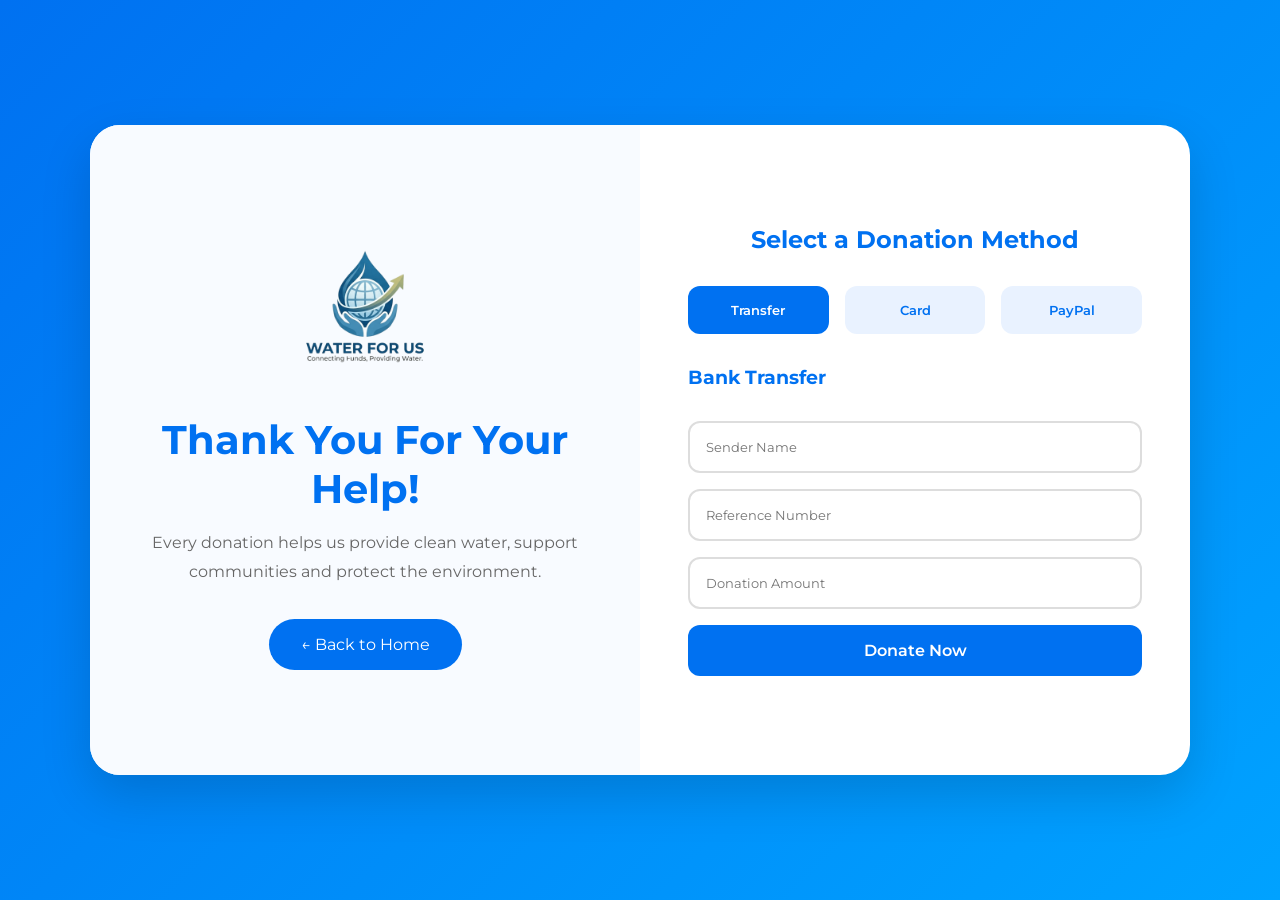
<file: donation.html>
<!DOCTYPE html>
<html lang="en">

<head>
    <meta charset="UTF-8">
    <meta name="viewport" content="width=device-width, initial-scale=1.0">
    <title>Donations - Water For Us</title>

    <link rel="stylesheet" href="./css/donation.css">

    <link rel="stylesheet" href="https://fonts.googleapis.com/css2?family=Material+Symbols+Outlined" />
</head>

<body>

    <div class="container">

        <div class="donation-card">

            <!-- LEFT SIDE -->

            <div class="left-side">

                <img src="./img/logo.png" alt="logo">

                <h1>Thank You For Your Help!</h1>

                <p>
                    Every donation helps us provide clean water,
                    support communities and protect the environment.
                </p>

                <a href="index.html" class="back-btn">
                    ← Back to Home
                </a>

            </div>

            <!-- RIGHT SIDE -->

            <div class="right-side">

                <h2>Select a Donation Method</h2>

                <div class="payment-options">

                    <button class="option-btn active-btn" onclick="showForm('transfer', this)">
                        Transfer
                    </button>

                    <button class="option-btn" onclick="showForm('card', this)">
                        Card
                    </button>

                    <button class="option-btn" onclick="showForm('paypal', this)">
                        PayPal
                    </button>

                </div>

                <!-- TRANSFER -->

                <div id="transfer" class="form-section active">

                    <h3>Bank Transfer</h3>

                    <input type="text" placeholder="Sender Name">

                    <input type="text" placeholder="Reference Number">

                    <input type="number" placeholder="Donation Amount">

                    <button class="submit-btn" onclick="processDonation()">
                        Donate Now
                    </button>

                </div>

                <!-- CARD -->

                <div id="card" class="form-section">

                    <h3>Credit / Debit Card</h3>

                    <input type="text" placeholder="Card Holder Name">

                    <input type="text" placeholder="Card Number">

                    <input type="text" placeholder="Expiration Date (MM/YY)">

                    <input type="password" placeholder="CVV">

                    <input type="number" placeholder="Donation Amount">

                    <button class="submit-btn" onclick="processDonation()">
                        Donate Now
                    </button>

                </div>

                <!-- PAYPAL -->

                <div id="paypal" class="form-section">

                    <h3>PayPal Donation</h3>

                    <input type="email" placeholder="PayPal Email">

                    <input type="text" placeholder="Full Name">

                    <input type="number" placeholder="Donation Amount">

                    <button class="submit-btn" onclick="processDonation()">
                        Donate Now
                    </button>

                </div>

            </div>

        </div>

    </div>
    <div id="successModal" class="modal">

        <div class="modal-content">

            <div id="loadingContent">

                <div class="loader"></div>

                <h2>Processing Donation...</h2>

            </div>

            <div id="successContent">

                <h2>Thank You!</h2>

                <p>
                    Your donation has been successfully registered.
                </p>

                <a href="index.html" class="return-btn">
                    Return to Home
                </a>

            </div>

        </div>

    </div>

    <script src="./js/danation.js"></script>

</body>

</html>
</file>
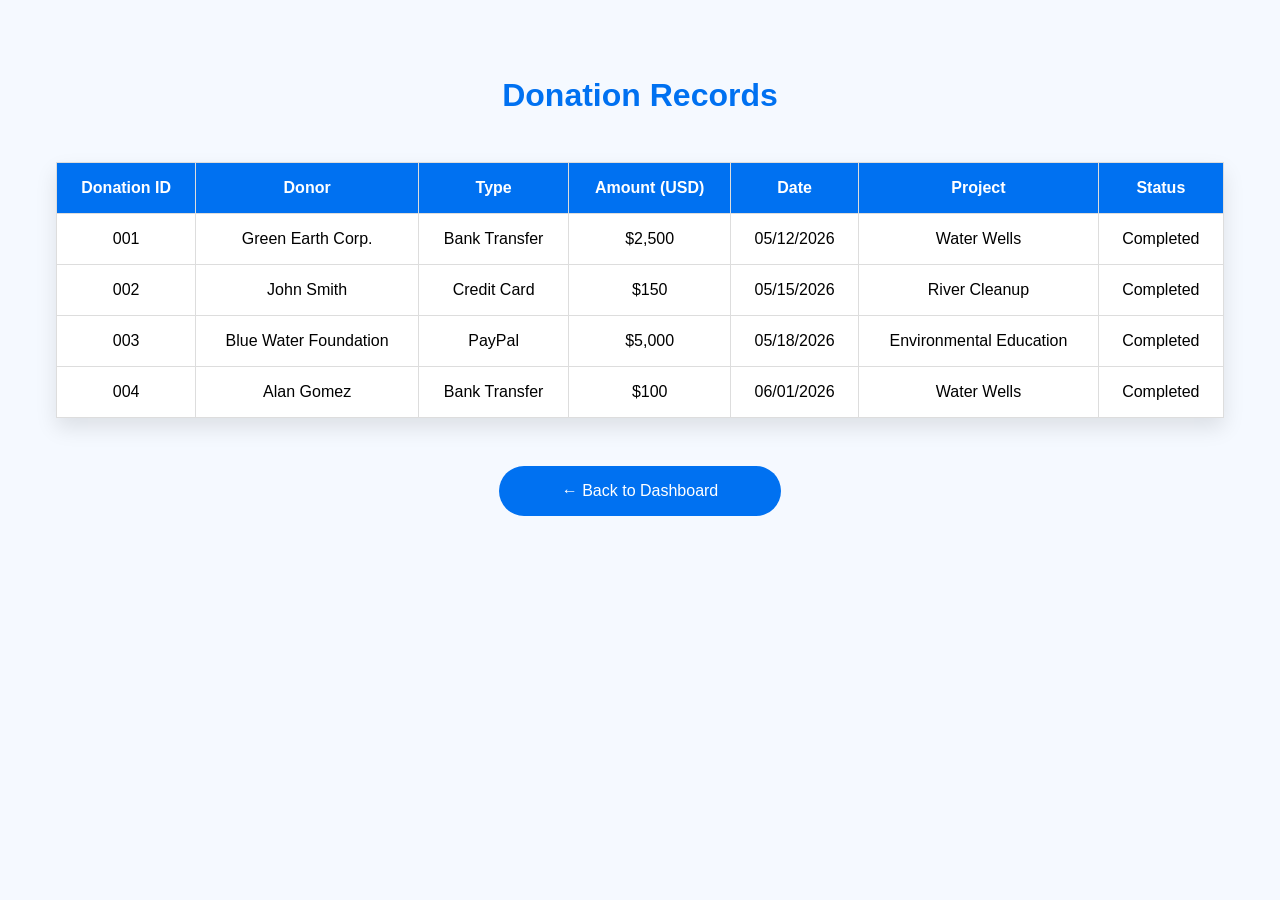
<file: donations_register.html>
<!DOCTYPE html>
<html lang="en">

<head>
    <meta charset="UTF-8">
    <title>Donations Record</title>

    <link rel="stylesheet" href="./css/donations_register.css">

</head>

<body>

    <div class="container">

        <h1>Donation Records</h1>

        <table>

            <tr>

                <th>Donation ID</th>

                <th>Donor</th>

                <th>Type</th>

                <th>Amount (USD)</th>

                <th>Date</th>

                <th>Project</th>

                <th>Status</th>

            </tr>

            <tr>
                <td>001</td>
                <td>Green Earth Corp.</td>
                <td>Bank Transfer</td>
                <td>$2,500</td>
                <td>05/12/2026</td>
                <td>Water Wells</td>
                <td>Completed</td>
            </tr>

            <tr>
                <td>002</td>
                <td>John Smith</td>
                <td>Credit Card</td>
                <td>$150</td>
                <td>05/15/2026</td>
                <td>River Cleanup</td>
                <td>Completed</td>
            </tr>

            <tr>
                <td>003</td>
                <td>Blue Water Foundation</td>
                <td>PayPal</td>
                <td>$5,000</td>
                <td>05/18/2026</td>
                <td>Environmental Education</td>
                <td>Completed</td>
            </tr>

            <tr>
                <td>004</td>
                <td>Alan Gomez</td>
                <td>Bank Transfer</td>
                <td>$100</td>
                <td>06/01/2026</td>
                <td>Water Wells</td>
                <td>Completed</td>
            </tr>

        </table>

        <a href="menu.html" class="back-btn">
            ← Back to Dashboard
        </a>

    </div>

</body>

</html>
</file>
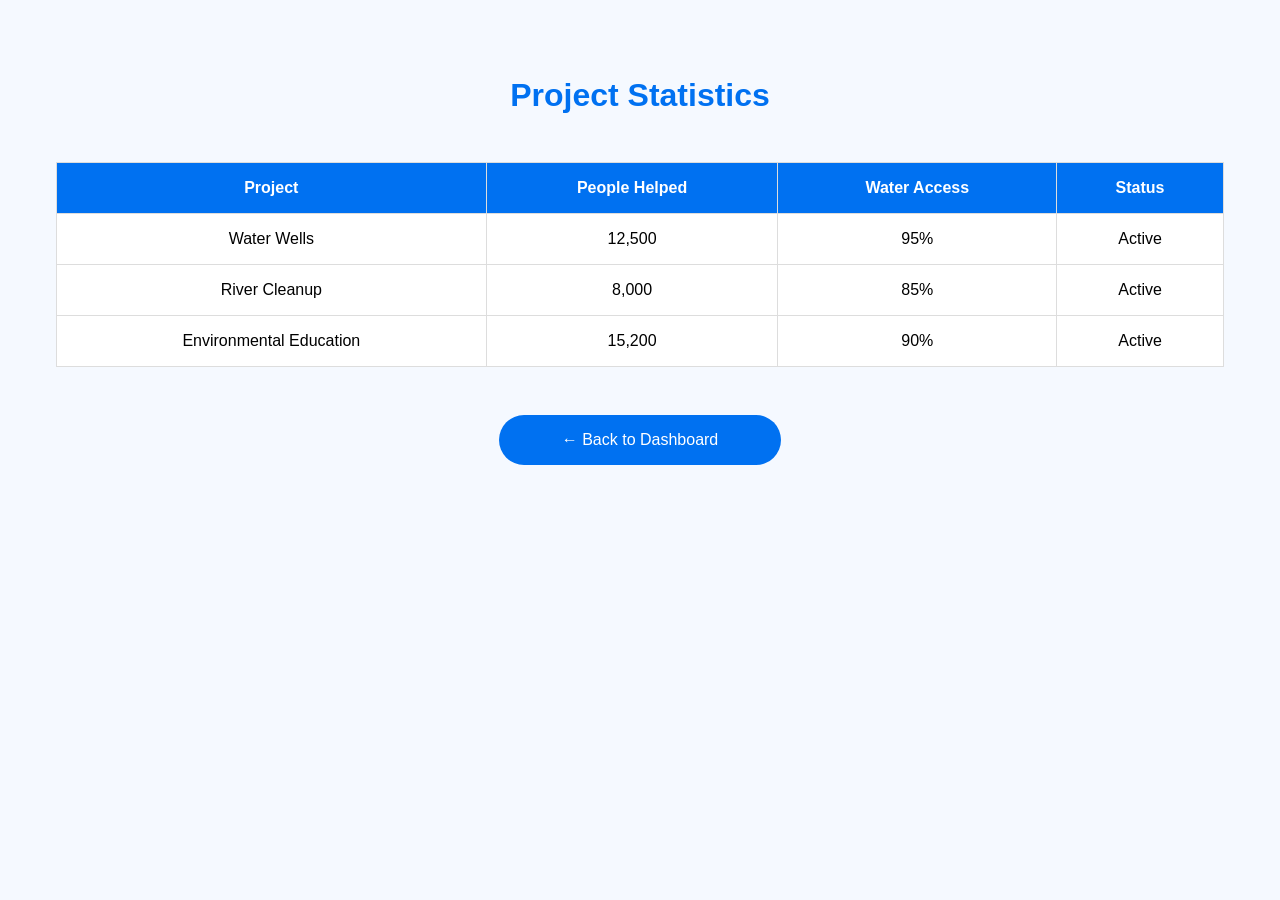
<file: estadisticas.html>
<!DOCTYPE html>
<html lang="en">
<head>
<meta charset="UTF-8">
<title>Statistics</title>
<link rel="stylesheet" href="./css/estadisticas.css">
</head>
<body>

<div class="container">

<h1>Project Statistics</h1>

<table>

<tr>
<th>Project</th>
<th>People Helped</th>
<th>Water Access</th>
<th>Status</th>
</tr>

<tr>
<td>Water Wells</td>
<td>12,500</td>
<td>95%</td>
<td>Active</td>
</tr>

<tr>
<td>River Cleanup</td>
<td>8,000</td>
<td>85%</td>
<td>Active</td>
</tr>

<tr>
<td>Environmental Education</td>
<td>15,200</td>
<td>90%</td>
<td>Active</td>
</tr>

</table>

<a href="menu.html" class="back-btn">
← Back to Dashboard
</a>

</div>

</body>
</html>
</file>
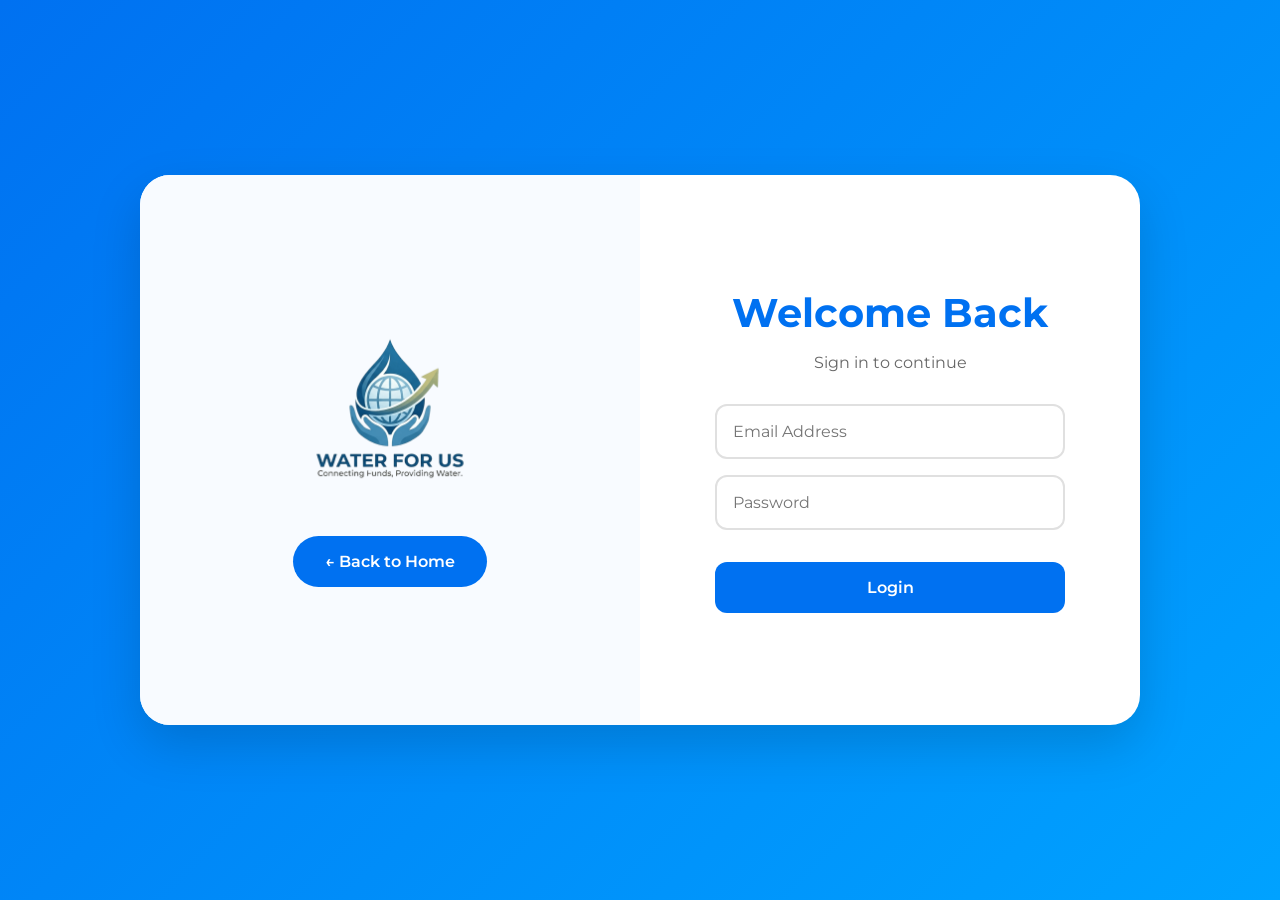
<file: login.html>
<!DOCTYPE html>
<html lang="en">

<head>
    <meta charset="UTF-8">
    <meta name="viewport" content="width=device-width, initial-scale=1.0">
    <title>Login - Water For Us</title>

    <link rel="stylesheet" href="./css/login.css">
</head>

<body>

    <div class="login-container">

        <div class="login-card">

            <div class="login-logo">

                <div class="logo-content">

                    <img src="./img/logo.png" alt="Water For Us Logo">

                    <a href="index.html" class="home-btn">
                        ← Back to Home
                    </a>
                </div>
            </div>

            <div class="login-form-container">

                <form class="login-form" action="./menu.html">

                    <h1>Welcome Back</h1>

                    <p>Sign in to continue</p>

                    <input type="email" placeholder="Email Address" required>

                    <input type="password" placeholder="Password" required>

                    <button type="submit">
                        Login
                    </button>
                </form>

            </div>

        </div>

    </div>

</body>

</html>
</file>
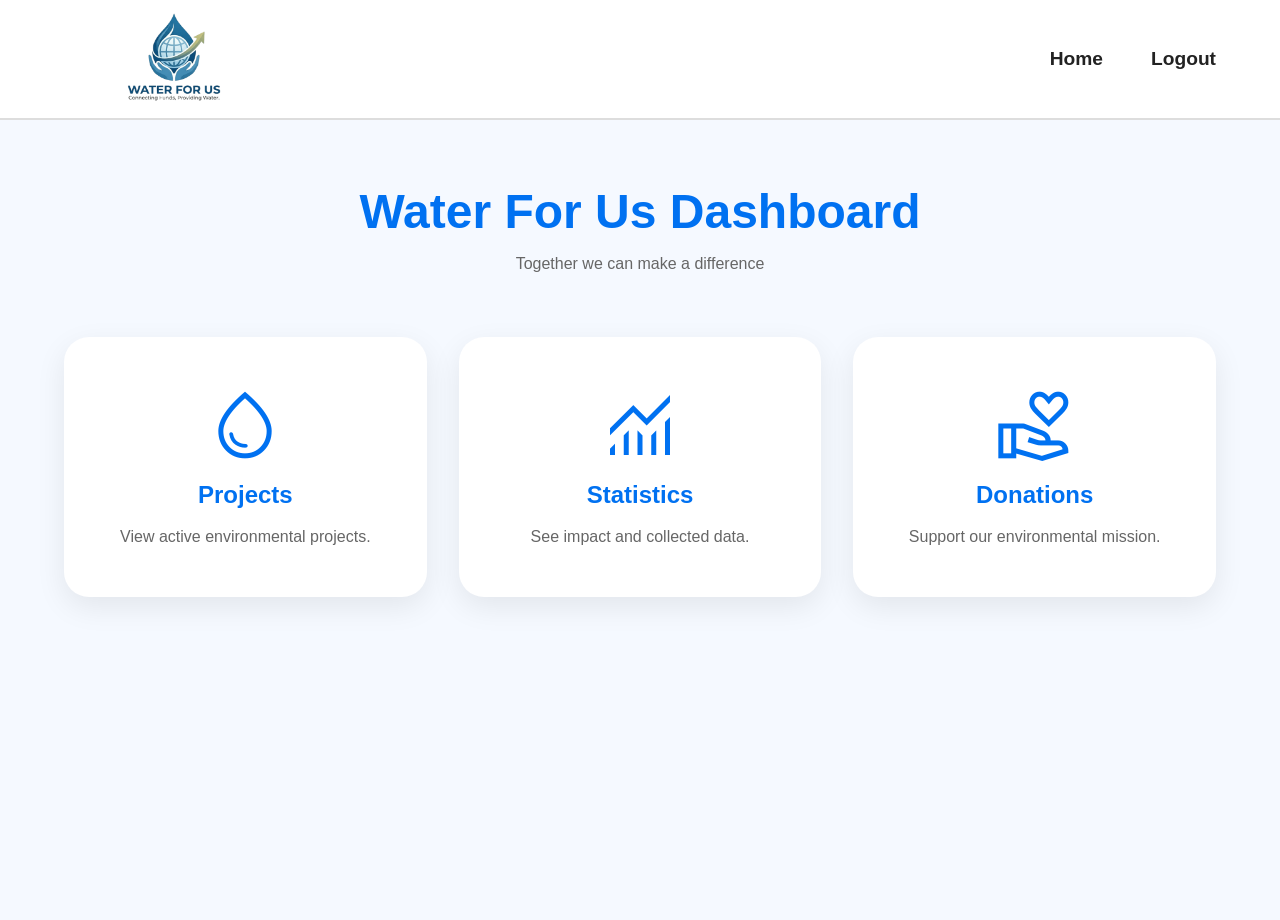
<file: menu.html>
<!DOCTYPE html>
<html lang="en">
<head>
<meta charset="UTF-8">
<meta name="viewport" content="width=device-width, initial-scale=1.0">

<link rel="stylesheet" href="./css/layout.css">
<link rel="stylesheet" href="./css/menu.css">
<link rel="stylesheet" href="https://fonts.googleapis.com/css2?family=Material+Symbols+Outlined" />

<title>Dashboard</title>
</head>

<body>

<header class="header">

    <div class="header__logo">
        <img src="./img/logo.png">
    </div>

    <nav>
        <ul class="buttons__list">
            <li><a href="index.html">Home</a></li>
            <li><a href="login.html">Logout</a></li>
        </ul>
    </nav>

</header>

<main class="dashboard">

    <h1>Water For Us Dashboard</h1>

    <p class="dashboard-subtitle">
        Together we can make a difference
    </p>

    <div class="dashboard-grid">

        <a href="proyectos.html" class="dashboard-card">

            <span class="material-symbols-outlined icon">
                water_drop
            </span>

            <h2>Projects</h2>

            <p>View active environmental projects.</p>

        </a>

        <a href="estadisticas.html" class="dashboard-card">

            <span class="material-symbols-outlined icon">
                monitoring
            </span>

            <h2>Statistics</h2>

            <p>See impact and collected data.</p>

        </a>

        <a href="donations_register.html" class="dashboard-card">

            <span class="material-symbols-outlined icon">
                volunteer_activism
            </span>

            <h2>Donations</h2>

            <p>Support our environmental mission.</p>

        </a>

    </div>

</main>

</body>
</html>
</file>
<file: css/donation.css>
@import url('https://fonts.googleapis.com/css2?family=Montserrat:wght@300;400;500;600;700&display=swap');

*{
    margin:0;
    padding:0;
    box-sizing:border-box;
    font-family:'Montserrat',sans-serif;
}

body{
    min-height:100vh;

    display:flex;
    justify-content:center;
    align-items:center;

    background:linear-gradient(
        135deg,
        #0071f1,
        #00a2ff
    );
}

.container{
    width:100%;
    display:flex;
    justify-content:center;
    align-items:center;
    padding:2rem;
}

.donation-card{

    width:1100px;

    max-width:95%;

    min-height:650px;

    background:white;

    border-radius:30px;

    overflow:hidden;

    display:grid;

    grid-template-columns:1fr 1fr;

    box-shadow:
    0 20px 50px rgba(0,0,0,.15);
}

/* LEFT */

.left-side{

    background:#f8fbff;

    display:flex;

    flex-direction:column;

    justify-content:center;

    align-items:center;

    text-align:center;

    padding:3rem;
}

.left-side img{
    width:280px;
    margin-bottom:2rem;
}

.left-side h1{
    color:#0071f1;
    margin-bottom:1rem;
    font-size:2.5rem;
}

.left-side p{
    color:#666;
    line-height:1.8;
    margin-bottom:2rem;
}

.back-btn{

    text-decoration:none;

    background:#0071f1;

    color:white;

    padding:1rem 2rem;

    border-radius:50px;

    transition:.3s;
}

.back-btn:hover{
    background:#005bc7;
}

/* RIGHT */

.right-side{

    padding:3rem;

    display:flex;

    flex-direction:column;

    justify-content:center;
}

.right-side h2{

    text-align:center;

    color:#0071f1;

    margin-bottom:2rem;
}

.payment-options{

    display:flex;

    gap:1rem;

    margin-bottom:2rem;
}

.option-btn{

    flex:1;

    border:none;

    padding:1rem;

    border-radius:12px;

    background:#e9f2ff;

    color:#0071f1;

    font-weight:600;

    cursor:pointer;

    transition:.3s;
}

.option-btn:hover{

    background:#0071f1;

    color:white;
}

.active-btn{

    background:#0071f1;

    color:white;
}

/* FORMS */

.form-section{

    display:none;

    flex-direction:column;

    gap:1rem;
}

.form-section.active{
    display:flex;
}

.form-section h3{

    color:#0071f1;

    margin-bottom:1rem;
}

.form-section input{

    padding:1rem;

    border:2px solid #ddd;

    border-radius:12px;

    outline:none;

    transition:.3s;
}

.form-section input:focus{
    border-color:#0071f1;
}

.submit-btn{

    border:none;

    padding:1rem;

    border-radius:12px;

    background:#0071f1;

    color:white;

    font-size:1rem;

    font-weight:600;

    cursor:pointer;

    transition:.3s;
}

.submit-btn:hover{

    background:#005bc7;

    transform:translateY(-3px);
}

.modal{

    position:fixed;

    top:0;
    left:0;

    width:100%;
    height:100%;

    background:rgba(0,0,0,.5);

    display:none;

    justify-content:center;
    align-items:center;

    z-index:9999;
}

.modal-content{

    background:white;

    width:450px;

    padding:3rem;

    border-radius:25px;

    text-align:center;
}

.loader{

    width:70px;
    height:70px;

    border:8px solid #ddd;

    border-top:8px solid #0071f1;

    border-radius:50%;

    margin:auto;

    animation:spin 1s linear infinite;
}

@keyframes spin{

    0%{
        transform:rotate(0deg);
    }

    100%{
        transform:rotate(360deg);
    }
}

#successContent{
    display:none;
}

.return-btn{

    display:inline-block;

    margin-top:2rem;

    background:#0071f1;

    color:white;

    text-decoration:none;

    padding:1rem 2rem;

    border-radius:50px;
}

@media (max-width: 768px){

    .donation-card{

        grid-template-columns:1fr;
    }

    .left-side{

        padding:2rem;
    }

    .left-side img{

        width:180px;
    }

    .left-side h1{

        font-size:2rem;
    }

    .right-side{

        padding:2rem;
    }

    .payment-options{

        flex-direction:column;
    }
}
</file>
<file: css/donations_register.css>
body{
    font-family:Montserrat,sans-serif;
    background:#f5f9ff;
    padding:3rem;
}

h1{
    text-align:center;
    color:#0071f1;
    margin-bottom:3rem;
}

table{
    width:100%;
    border-collapse:collapse;
    background:white;
    box-shadow:0 10px 20px rgba(0,0,0,.1);
}

th{
    background:#0071f1;
    color:white;
}

th,td{
    padding:1rem;
    border:1px solid #ddd;
    text-align:center;
}

tr:hover{
    background:#f0f7ff;
}

.back-btn{
    display:block;
    width:250px;
    margin:3rem auto;
    text-align:center;
    text-decoration:none;
    background:#0071f1;
    color:white;
    padding:1rem;
    border-radius:50px;
}

@media (max-width:768px){

    body{

        padding:1rem;
    }

    table{

        display:block;

        overflow-x:auto;

        white-space:nowrap;
    }
}
</file>
<file: css/estadisticas.css>
body{
    font-family:Montserrat,sans-serif;
    background:#f5f9ff;
    padding:3rem;
}

h1{
    text-align:center;
    color:#0071f1;
    margin-bottom:3rem;
}

table{
    width:100%;
    border-collapse:collapse;
    background:white;
}

th{
    background:#0071f1;
    color:white;
}

th,td{
    padding:1rem;
    border:1px solid #ddd;
    text-align:center;
}

.back-btn{
    display:block;
    width:250px;
    margin:3rem auto;
    text-align:center;
    text-decoration:none;
    background:#0071f1;
    color:white;
    padding:1rem;
    border-radius:50px;
}

@media (max-width:768px){

    body{

        padding:1rem;
    }

    table{

        display:block;

        overflow-x:auto;
    }
}
</file>
<file: css/login.css>
@import url('https://fonts.googleapis.com/css2?family=Montserrat:wght@300;400;500;600;700&display=swap');

*{
    margin:0;
    padding:0;
    box-sizing:border-box;
    font-family:'Montserrat',sans-serif;
}

body{
    min-height:100vh;

    display:flex;
    justify-content:center;
    align-items:center;

    background:linear-gradient(
        135deg,
        #0071f1,
        #00a2ff
    );
}

.login-container{
    width:100%;
    display:flex;
    justify-content:center;
    align-items:center;
    padding:2rem;
}

.login-card{

    width:1000px;
    max-width:95%;

    min-height:550px;

    background:white;

    border-radius:30px;

    overflow:hidden;

    display:grid;
    grid-template-columns:1fr 1fr;

    box-shadow:
    0 20px 50px rgba(0,0,0,.15);
}

/* LOGO */

.login-logo{

    background:#f8fbff;
    display:flex;
    justify-content:center;
    align-items:center;

    padding:2rem;
}

.login-logo img{
    width:350px;
    max-width:100%;
    object-fit:contain;
}

.logo-content{
    display:flex;
    flex-direction:column;
    align-items:center;
    gap:2rem;
}

.home-btn{

    text-decoration:none;

    background:#0071f1;

    color:white;

    padding:1rem 2rem;

    border-radius:50px;

    font-weight:600;

    transition:.3s;
}

.home-btn:hover{

    background:#005ec9;

    transform:translateY(-3px);
}

/* FORMULARIO */

.login-form-container{

    display:flex;
    justify-content:center;
    align-items:center;

    padding:3rem;
}

.login-form{

    width:100%;
    max-width:350px;

    display:flex;
    flex-direction:column;
    gap:1rem;
}

.login-form h1{
    color:#0071f1;
    font-size:2.5rem;
    text-align:center;
}

.login-form p{
    text-align:center;
    color:#666;
    margin-bottom:1rem;
}

.login-form input{

    padding:1rem;

    border:2px solid #e0e0e0;

    border-radius:12px;

    font-size:1rem;

    outline:none;

    transition:.3s;
}

.login-form input:focus{
    border-color:#0071f1;
}

.login-form button{

    margin-top:1rem;

    padding:1rem;

    border:none;

    border-radius:12px;

    background:#0071f1;

    color:white;

    font-size:1rem;

    font-weight:600;

    cursor:pointer;

    transition:.3s;
}

.login-form button:hover{

    background:#005ec9;

    transform:translateY(-3px);
}

@media (max-width: 768px){

    .login-card{

        grid-template-columns:1fr;
    }

    .login-logo{

        padding:2rem;
    }

    .login-logo img{

        width:180px;
    }

    .login-form-container{

        padding:2rem;
    }

    .login-form h1{

        font-size:2rem;
    }
}
</file>
<file: css/layout.css>
:root {
    --azul: #0071f1;
    --blanco: #ffffff;
    --gris: #f5f5f5;
    --texto: #222;
}

* {
    margin: 0;
    padding: 0;
    box-sizing: border-box;
}

body {
    font-family: Montserrat, sans-serif;
}

.header {
    width: 100%;
    height: 120px;
    background: white;
    display: flex;
    justify-content: space-between;
    align-items: center;
    padding: 0 4rem;
    border-bottom: 2px solid #ddd;
    position: sticky;
    top: 0;
    z-index: 1000;
}

.header__logo img {
    width: 220px;
}

.buttons__list {
    display: flex;
    list-style: none;
    gap: 3rem;
}

.buttons__list a {
    text-decoration: none;
    color: #222;
    font-size: 1.2rem;
    font-weight: 600;
}

.buttons__list a:hover {
    color: var(--azul);
}

/* =========================
   TABLET
========================= */

@media (max-width: 1024px) {

    .header {
        padding: 0 2rem;
    }

    .header__logo img {
        width: 180px;
    }

    .buttons__list {
        gap: .5rem;
    }

    .buttons__list a {
        padding: .7rem 1rem;
        font-size: .9rem;
    }
}

/* =========================
   MOBILE
========================= */

@media (max-width: 768px) {

    .header {

        flex-direction: column;

        height: auto;

        padding: 1rem;
    }

    .header__logo {
        margin-bottom: 1rem;
    }

    .buttons__list {

        flex-wrap: wrap;

        justify-content: center;
    }
}
</file>
<file: css/menu.css>
.dashboard{
    min-height:calc(100vh - 100px);

    padding:4rem 5%;

    background:#f5f9ff;
}

.dashboard h1{
    text-align:center;
    font-size:3rem;
    color:#0071f1;
}

.dashboard-subtitle{
    text-align:center;
    color:#666;
    margin-top:1rem;
    margin-bottom:4rem;
}

.dashboard-grid{

    max-width:1200px;

    margin:auto;

    display:grid;

    grid-template-columns:
    repeat(auto-fit,minmax(300px,1fr));

    gap:2rem;
}

.dashboard-card{

    background:white;

    border-radius:25px;

    padding:3rem 2rem;

    text-decoration:none;

    color:#222;

    text-align:center;

    box-shadow:
    0 10px 30px rgba(0,0,0,.08);

    transition:.3s;
}

.dashboard-card:hover{

    transform:
    translateY(-10px);

    box-shadow:
    0 20px 40px rgba(0,113,241,.2);
}

.icon{

    font-size:5rem !important;

    color:#0071f1;

    margin-bottom:1rem;
}

.dashboard-card h2{

    margin-bottom:1rem;

    color:#0071f1;
}

.dashboard-card p{

    color:#666;

    line-height:1.5;
}

@media (max-width: 768px){

    .dashboard{

        padding:2rem;
    }

    .dashboard h1{

        font-size:2rem;
    }

    .dashboard-grid{

        grid-template-columns:1fr;
    }
}
</file>
